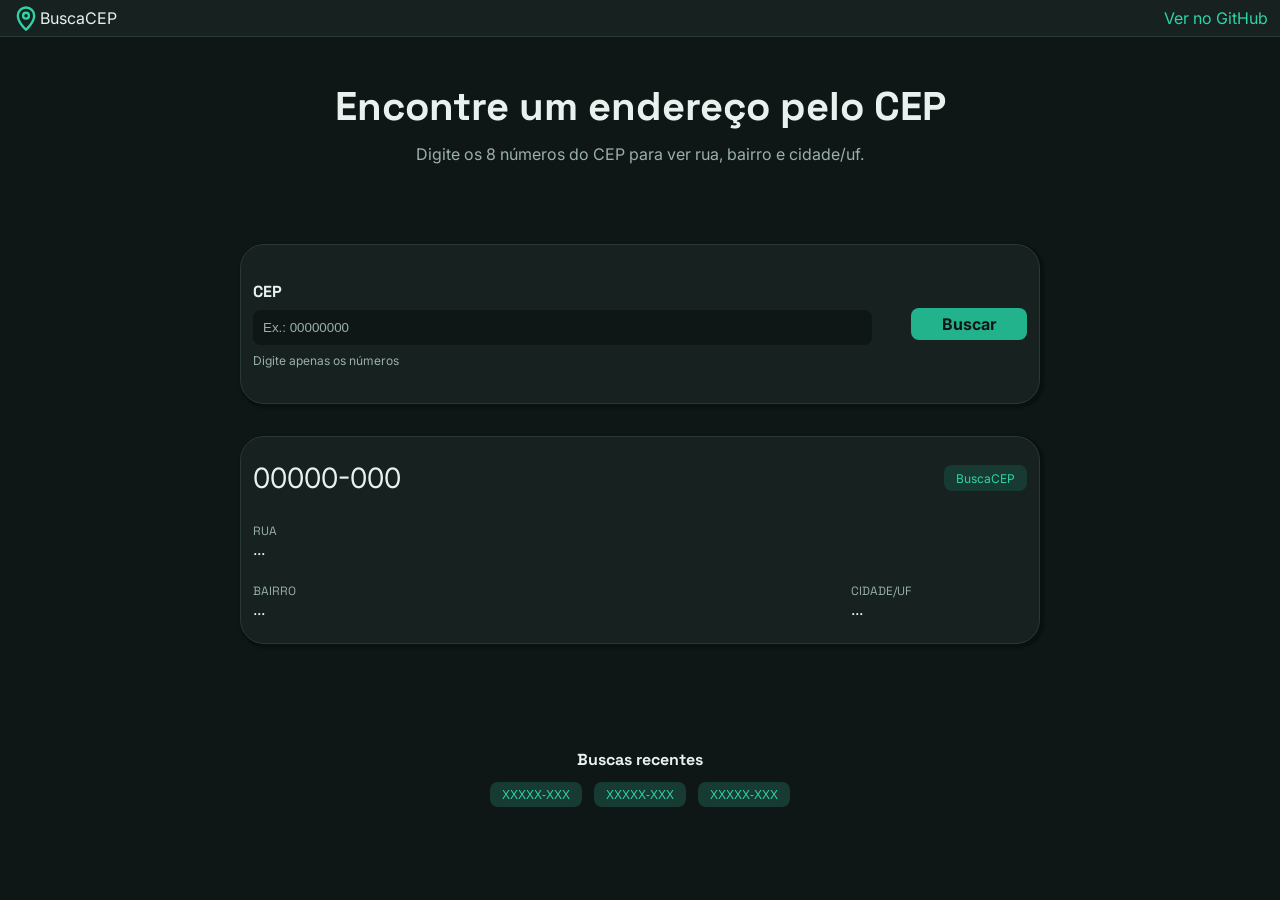
<file: index.html>
<!DOCTYPE html>
<html lang="pt-br">

<head>
    <meta charset="UTF-8">
    <meta name="viewport" content="width=device-width, initial-scale=1.0">
    <meta name="format-detection" content="telephone=no">
    <title>BuscaCEP</title>
    <link rel="preconnect" href="https://fonts.googleapis.com">
    <link rel="preconnect" href="https://fonts.gstatic.com" crossorigin>
    <link
        href="https://fonts.googleapis.com/css2?family=Inter:ital,opsz,wght@0,14..32,100..900;1,14..32,100..900&family=Space+Grotesk:wght@300..700&display=swap"
        rel="stylesheet">
    <link rel="stylesheet" href="styles.css">
</head>

<body>
    <header>

        <nav class="container container-header">
            <a href="index.html" class="box box-1-header">
                <img src="icone-buscacep.svg" alt="Icone BuscaCEP">
                <p>BuscaCEP</p>
            </a>

            <a class="anchor-github" href="https://github.com/arthur-Ltz/Projeto-CEP">Ver no GitHub</a>
        </nav>

    </header>

    <main class="container container-main">

        <div class="box box-1-main">
            <h1>Encontre um endereço pelo CEP</h1>
            <p>Digite os 8 números do CEP para ver rua, bairro e cidade/uf.</p>
        </div>

        <form class="box search-form" action="#" method="get" id="formcep" name="formcep">
            <div>
                <label for="cep">CEP</label>
                <input type="text" inputmode="numeric" name="cep" id="cep" required placeholder="Ex.: 00000000"
                    minlength="8" maxlength="8">
                <p>Digite apenas os números</p>
            </div>
            <button type="submit">Buscar</button>
        </form>


        <div class="box result-card">

            <div class="div-1-box-3">
                <div class="numero-cep">00000-000</div>
                <div class="tag-endereco">BuscaCEP</div>
            </div>

            <div class="div-2-box-3">
                <div class="div-1">
                    <span>RUA</span>
                    <p class="resposta resposta-rua">...</p>
                </div>
                <div class="div-2">
                    <div>
                        <span>BAIRRO</span>
                        <p class="resposta resposta-bairro">...</p>
                    </div>

                    <div>
                        <span>CIDADE/UF</span>
                        <p class="resposta resposta-cidade">...</p>
                    </div>

                </div>
            </div>

        </div>
    </main>

    <footer class="container container-footer">
        <div class="box box-footer">
            <h4 class="titulo-footer">Buscas recentes</h4>
            <div class="box-tags-footer">
                <button class="tag-template" type="button">XXXXX-XXX</button>
                <button class="tag-template" type="button">XXXXX-XXX</button>
                <button class="tag-template" type="button">XXXXX-XXX</button>
            </div>
        </div>
    </footer>

    <script src="app.js"></script>
</body>

</html>
</file>
<file: styles.css>
* {
    margin: 0;
    padding: 0;
    box-sizing: border-box;
}

:root {
    /* Fundo e superfícies */
    --bg: #0F1716;
    --surface: #17211F;
    --border: #2A3835;

    /* Texto */
    --text: #E8F1EE;
    --text-muted: #9AB0AA;

    /* Marca */
    --on-primary: #0F1716;
    --primary: #2DD4A7;
    --primary-hover: #22B38C;
    --primary-soft: #173A33;

    /* Estados */
    --success: #4ADE80;
    --success-soft: #163A26;
    --error: #F87171;
    --error-soft: #3A1A1A;

    /* Fontes */
    --font-title: "Space Grotesk", sans-serif;
    --font-body: "Inter", sans-serif;
    --font-small: 0.75rem;
    --font-normal: 1rem;
    --font-medium: 1.75rem;
    --font-medium-large: 2.5rem;
    --font-large: 3.25rem;
    --font-xlarge: 4rem;
}


body {
    font-family: var(--font-body);
    background-color: var(--bg);
    color: var(--text);
    display: flex;
    flex-direction: column;
    font-size: var(--font-normal);
    gap: 2rem;
}

.container-header {
    background-color: var(--surface);
    display: flex;
    justify-content: space-between;
    padding: 0.25rem 0.75rem;
    align-items: center;
    border-bottom: solid 1px var(--border);

    .box-1-header {
        display: flex;
        text-decoration: none;
        color: inherit;
        align-items: center;
    }

    .anchor-github {
        text-decoration: none;
        color: var(--primary);
    }
}

.container-main {
    display: flex;
    flex-direction: column;
    align-items: center;
    justify-content: center;
    gap: 2rem;
    padding: 0.75rem;

    .box-1-main {
        display: flex;
        flex-direction: column;
        justify-content: center;
        align-items: center;
        gap: 0.75rem;
        margin-bottom: 3rem;

        h1 {
            font-family: var(--font-title);
            font-size: var(--font-medium-large);
        }

        p {
            color: var(--text-muted);
            font-size: var(--font-normal);
        }
    }

    .search-form {
        display: flex;
        align-items: center;
        justify-content: space-between;
        gap: 1rem;
        background-color: var(--surface);
        padding: 1.5rem 0.75rem;
        border-radius: 1.5rem;
        border: solid 1px var(--border);
        box-shadow: 2px 2px 2px 2.5px rgba(0, 0, 0, 0.3);
        width: 100%;
        max-width: 50rem;
        min-height: 10rem;

        div {
            display: flex;
            flex-direction: column;
            gap: 0.5rem;
            width: 80%;

            label {
                font-family: var(--font-title);
                font-weight: bold;
            }

            input {
                color: var(--text);
                padding: 0.5rem;
                border-radius: 0.5rem;
                background-color: var(--bg);
                border: solid 2px var(--bg);

                &:focus {
                    border: solid 2px var(--primary-hover);
                    outline: none;
                }

                &::placeholder {
                    color: var(--text-muted)
                }
            }

            p {
                color: var(--text-muted);
                font-size: var(--font-small);
            }

        }

        button {
            font-family: var(--font-body);
            font-weight: 700;
            font-size: medium;
            padding: 0.25rem;
            background-color: var(--primary-hover);
            color: var(--on-primary);
            min-height: 2rem;
            border: none;
            border-radius: 0.5rem;
            width: 15%;
            min-width: fit-content;
            transition: transform 0.3s ease;

            &:hover {
                color: var(--text);
                background-color: var(--on-primary);
                transform: scale(1.05);
                cursor: pointer;
            }
        }
    }

    .result-card {
        display: flex;
        flex-direction: column;
        justify-content: center;
        gap: 1.5rem;
        background-color: var(--surface);
        padding: 1.5rem 0.75rem;
        border-radius: 1.5rem;
        border: solid 1px var(--border);
        box-shadow: 2px 2px 2px 2.5px rgba(0, 0, 0, 0.3);
        width: 100%;
        max-width: 50rem;
        min-height: 10rem;

        .div-1-box-3 {
            display: flex;
            justify-content: space-between;
            align-items: center;

            .numero-cep {
                font-size: var(--font-medium);
            }

            .tag-endereco {
                font-size: var(--font-small);
                background-color: var(--primary-soft);
                padding: 0.35rem 0.75rem;
                border-radius: 0.5rem;
                color: var(--primary);
            }

            .invalido {
                color: var(--error);
                background-color: var(--error-soft);
            }

        }

        .div-2-box-3 {
            display: flex;
            flex-direction: column;
            gap: 1.25rem;

            span {
                font-size: var(--font-small);
                color: var(--text-muted);
                font-family: var(--font-title);
            }

            .div-2 {
                display: flex;
                justify-content: space-between;
                width: 85%;
            }
        }
    }
}

.container-footer {
    background-color: var(--bg);
    display: flex;
    flex-direction: column;
    justify-content: center;
    align-items: center;
    text-align: center;
    min-height: 20dvh;

    .titulo-footer {
        font-family: var(--font-title);
        margin-bottom: 0.75rem;
    }

    .box-tags-footer {
        display: flex;
        gap: 0.75rem;

        .tag-footer, 
        .tag-template {
            font-size: var(--font-small);
            background-color: var(--primary-soft);
            padding: 0.35rem 0.75rem;
            border-radius: 0.5rem;
            color: var(--primary);
            border: none;

            &.fracasso {
                background-color: var(--error-soft);
                color: var(--error);
            }
        }
        
    }
}

/*---------------------------------------- Media queries  ---------------------------------------- */

    @media (max-width: 360px) {
        .tag-endereco {
            text-wrap: nowrap;
        }
    }

    @media (max-width: 425px) {
        .container-main {
            .search-form {
                button {
                    aspect-ratio: 1 / 0.8;
                    border-radius: 0.75rem;
                }
            }
        }
    }
</file>
<file: buscador-cep/styles.css>
* {
    margin: 0;
    padding: 0;
    box-sizing: border-box;
}

:root {
    /* Fundo e superfícies */
    --bg: #0F1716;
    --surface: #17211F;
    --border: #2A3835;

    /* Texto */
    --text: #E8F1EE;
    --text-muted: #9AB0AA;

    /* Marca */
    --on-primary: #0F1716;
    --primary: #2DD4A7;
    --primary-hover: #22B38C;
    --primary-soft: #173A33;

    /* Estados */
    --success: #4ADE80;
    --success-soft: #163A26;
    --error: #F87171;
    --error-soft: #3A1A1A;

    /* Fontes */
    --font-title: "Space Grotesk", sans-serif;
    --font-body: "Inter", sans-serif;
    --font-small: 0.75rem;
    --font-normal: 1rem;
    --font-medium: 1.75rem;
    --font-medium-large: 2.5rem;
    --font-large: 3.25rem;
    --font-xlarge: 4rem;
}


body {
    font-family: var(--font-body);
    background-color: var(--bg);
    color: var(--text);
    display: flex;
    flex-direction: column;
    font-size: var(--font-normal);
    gap: 2rem;
}

.container-header {
    background-color: var(--surface);
    display: flex;
    justify-content: space-between;
    padding: 0.25rem 0.75rem;
    align-items: center;
    border-bottom: solid 1px var(--border);

    .box-1-header {
        display: flex;
        text-decoration: none;
        color: inherit;
        align-items: center;
    }

    .anchor-github {
        text-decoration: none;
        color: var(--primary);
    }
}

.container-main {
    display: flex;
    flex-direction: column;
    align-items: center;
    justify-content: center;
    gap: 2rem;
    padding: 0.75rem;

    .box-1-main {
        display: flex;
        flex-direction: column;
        justify-content: center;
        align-items: center;
        gap: 0.75rem;
        margin-bottom: 3rem;

        h1 {
            font-family: var(--font-title);
            font-size: var(--font-medium-large);
        }

        p {
            color: var(--text-muted);
            font-size: var(--font-normal);
        }
    }

    .search-form {
        display: flex;
        align-items: center;
        justify-content: space-between;
        gap: 1rem;
        background-color: var(--surface);
        padding: 1.5rem 0.75rem;
        border-radius: 1.5rem;
        border: solid 1px var(--border);
        box-shadow: 2px 2px 2px 2.5px rgba(0, 0, 0, 0.3);
        width: 100%;
        max-width: 50rem;
        min-height: 10rem;

        div {
            display: flex;
            flex-direction: column;
            gap: 0.5rem;
            width: 80%;

            label {
                font-family: var(--font-title);
                font-weight: bold;
            }

            input {
                color: var(--text);
                padding: 0.5rem;
                border-radius: 0.5rem;
                background-color: var(--bg);
                border: solid 2px var(--bg);

                &:focus {
                    border: solid 2px var(--primary-hover);
                    outline: none;
                }

                &::placeholder {
                    color: var(--text-muted)
                }
            }

            p {
                color: var(--text-muted);
                font-size: var(--font-small);
            }

        }

        button {
            font-family: var(--font-body);
            font-weight: 700;
            font-size: medium;
            padding: 0.25rem;
            background-color: var(--primary-hover);
            color: var(--on-primary);
            min-height: 2rem;
            border: none;
            border-radius: 0.5rem;
            width: 15%;
            min-width: fit-content;
            transition: transform 0.3s ease;

            &:hover {
                color: var(--text);
                background-color: var(--on-primary);
                transform: scale(1.05);
                cursor: pointer;
            }
        }
    }

    .result-card {
        display: flex;
        flex-direction: column;
        justify-content: center;
        gap: 1.5rem;
        background-color: var(--surface);
        padding: 1.5rem 0.75rem;
        border-radius: 1.5rem;
        border: solid 1px var(--border);
        box-shadow: 2px 2px 2px 2.5px rgba(0, 0, 0, 0.3);
        width: 100%;
        max-width: 50rem;
        min-height: 10rem;

        .div-1-box-3 {
            display: flex;
            justify-content: space-between;
            align-items: center;

            .numero-cep {
                font-size: var(--font-medium);
            }

            .tag-endereco {
                font-size: var(--font-small);
                background-color: var(--primary-soft);
                padding: 0.35rem 0.75rem;
                border-radius: 0.5rem;
                color: var(--primary);
            }

            .invalido {
                color: var(--error);
                background-color: var(--error-soft);
            }

        }

        .div-2-box-3 {
            display: flex;
            flex-direction: column;
            gap: 1.25rem;

            span {
                font-size: var(--font-small);
                color: var(--text-muted);
                font-family: var(--font-title);
            }

            .div-2 {
                display: flex;
                justify-content: space-between;
                width: 85%;
            }
        }
    }
}

.container-footer {
    background-color: var(--bg);
    display: flex;
    flex-direction: column;
    justify-content: center;
    align-items: center;
    text-align: center;
    min-height: 20dvh;

    .titulo-footer {
        font-family: var(--font-title);
        margin-bottom: 0.75rem;
    }

    .box-tags-footer {
        display: flex;
        gap: 0.75rem;

        .tag-footer, 
        .tag-template {
            font-size: var(--font-small);
            background-color: var(--primary-soft);
            padding: 0.35rem 0.75rem;
            border-radius: 0.5rem;
            color: var(--primary);
            border: none;

            &.fracasso {
                background-color: var(--error-soft);
                color: var(--error);
            }
        }
        
    }
}

/*---------------------------------------- Media queries  ---------------------------------------- */

    @media (max-width: 360px) {
        .tag-endereco {
            text-wrap: nowrap;
        }
    }

    @media (max-width: 425px) {
        .container-main {
            .search-form {
                button {
                    aspect-ratio: 1 / 0.8;
                    border-radius: 0.75rem;
                }
            }
        }
    }
</file>
